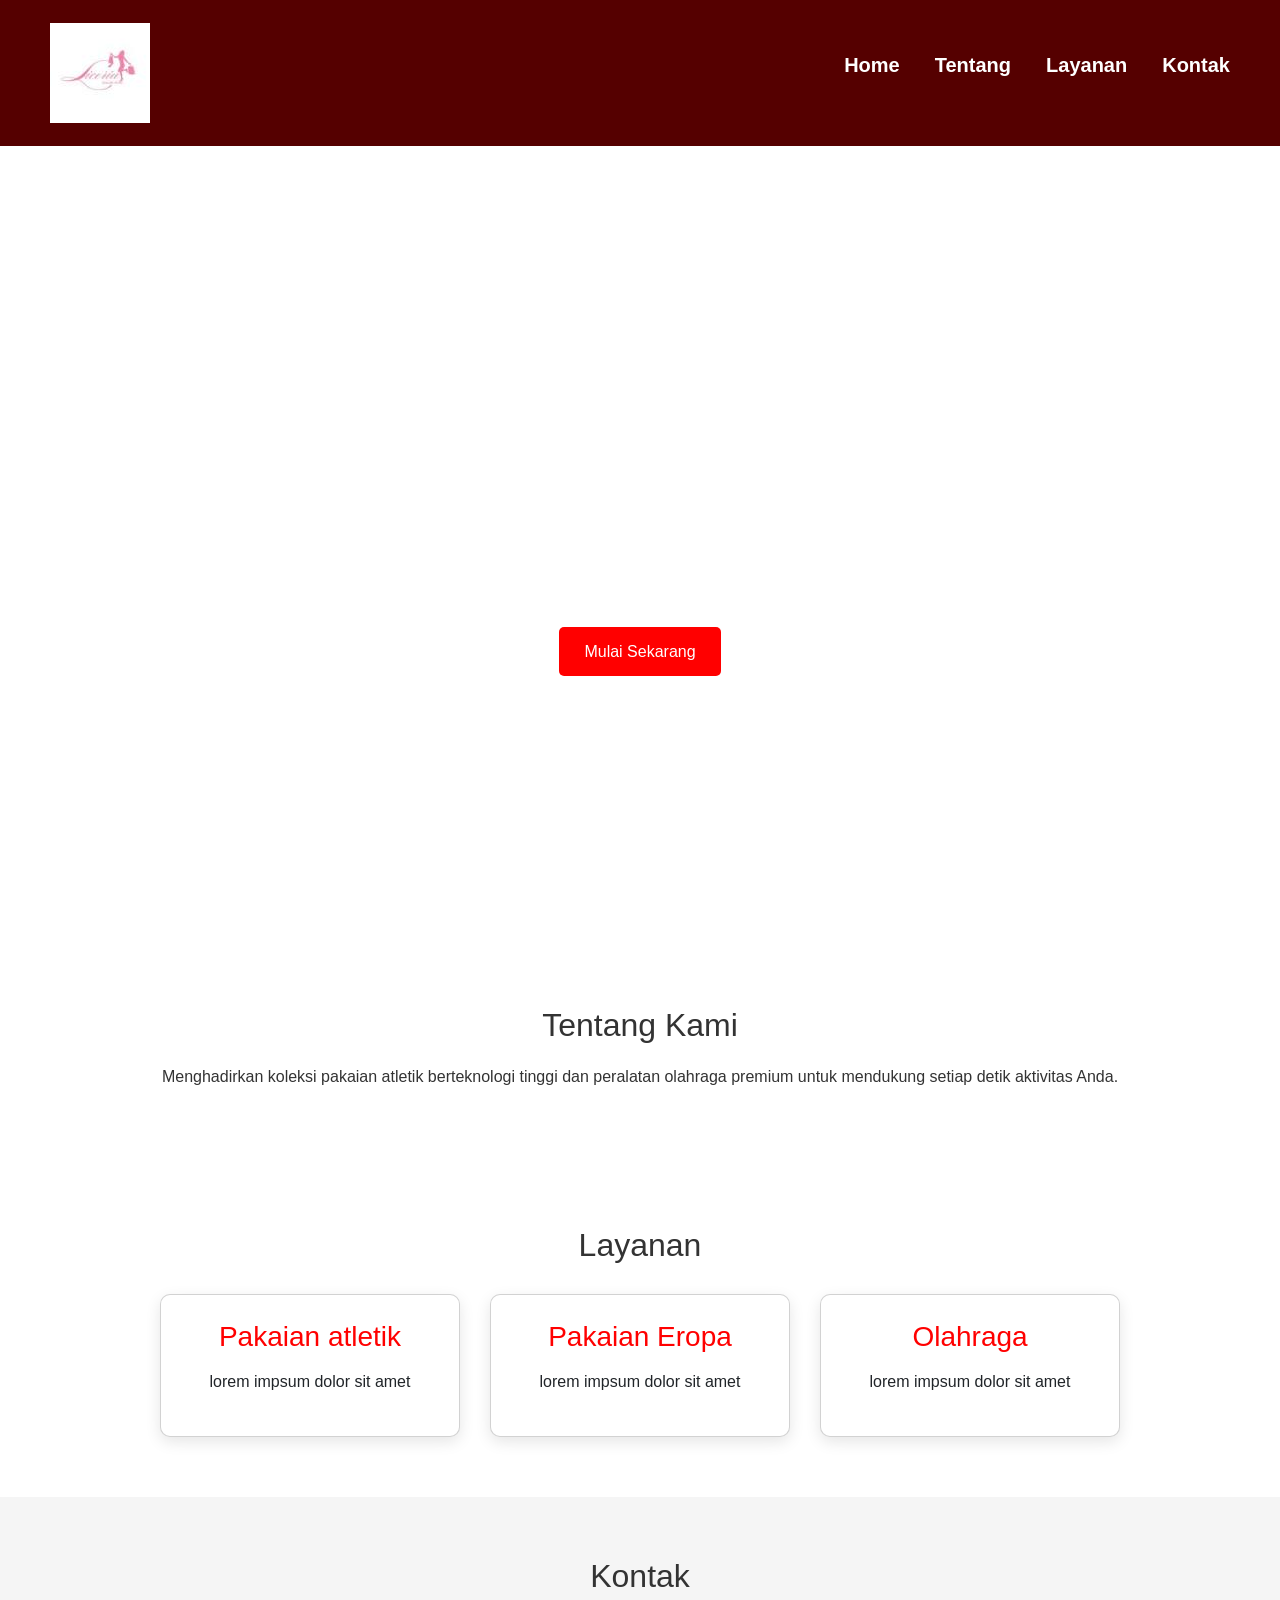
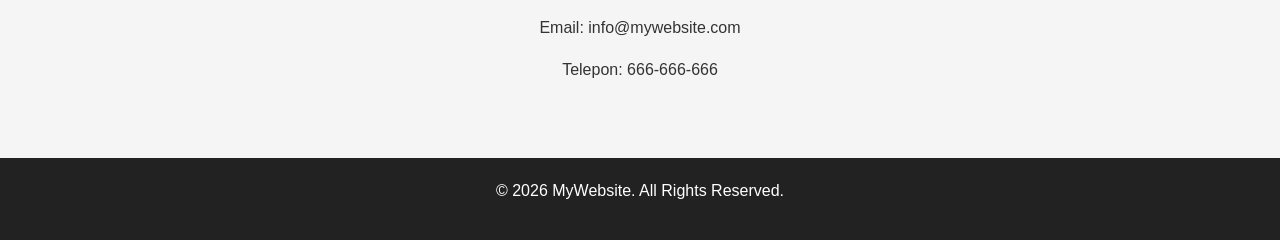
<file: index.html>
<!DOCTYPE html>
<html lang="id">
<head>
    <meta charset="UTF-8">
    <meta name="viewport" content="width=device-width, initial-scale=1.0">
     <link href="https://cdn.jsdelivr.net/npm/bootstrap@5.3.3/dist/css/bootstrap.min.css" rel="stylesheet">
    <script src="https://cdn.jsdelivr.net/npm/bootstrap@5.3.3/dist/js/bootstrap.bundle.min.js"></script>

    <title>The Shop</title>

    <link rel="stylesheet" href="stlye.css" 
    href="{{ url_for('reference', filename='style.css') }}"> <!--penting-->
</head>

<body>
    <!-- Navbar -->
    <header>
        <nav class="navbar">
            <div class="logo">
				<img src="reference/logo2.jpg">
			</div>

            <ul class="nav-menu">
                <li><a href="#">Home</a></li>
                <li><a href="#about">Tentang</a></li>
                <li><a href="#service">Layanan</a></li>
                <li><a href="#contact">Kontak</a></li>
            </ul>
        </nav>
    </header>


    <!-- Hero Section -->
    <section class="hero">

        <div class="hero-content">

            <h1>
                Pakaian Modern untuk aktivitas Premium
            </h1>

            <p>
                Pakaian atletik dengan teknologi tinggi dan peralatan olahraga premium
                jelajahi sekarang
            </p>

            <button onclick="window.location.href='index2.html'">
                Mulai Sekarang
            </button>

        </div>

    </section>


    <!-- About -->
    <section id="about" class="about">

        <h2>Tentang Kami</h2>

        <p>
            Menghadirkan koleksi pakaian atletik berteknologi
             tinggi dan peralatan olahraga premium untuk mendukung
              setiap detik aktivitas Anda.
        </p>

    </section>


    <!-- Service -->
    <section id="service" class="service">

        <h2>Layanan</h2>

        <div class="card-container">

            <div class="card">
                <h3>Pakaian atletik</h3>
                <p>
                    lorem impsum dolor sit amet
                </p>
            </div>


            <div class="card">
                <h3>Pakaian Eropa</h3>
                <p>
                    lorem impsum dolor sit amet
                </p>
            </div>


            <div class="card">
                <h3>Olahraga</h3>
                <p>
                    lorem impsum dolor sit amet
                </p>
            </div>

        </div>

    </section>


    <!-- Contact -->
    <section id="contact" class="contact">

        <h2>Kontak</h2>

        <p>
            Email: info@mywebsite.com
        </p>

        <p>
            Telepon: 666-666-666
        </p>

    </section>


    <!-- Footer -->
    <footer>

        <p>
            © 2026 MyWebsite. All Rights Reserved.
        </p>

    </footer>

<script src="script.js"></script>
</body>
</html>
</file>
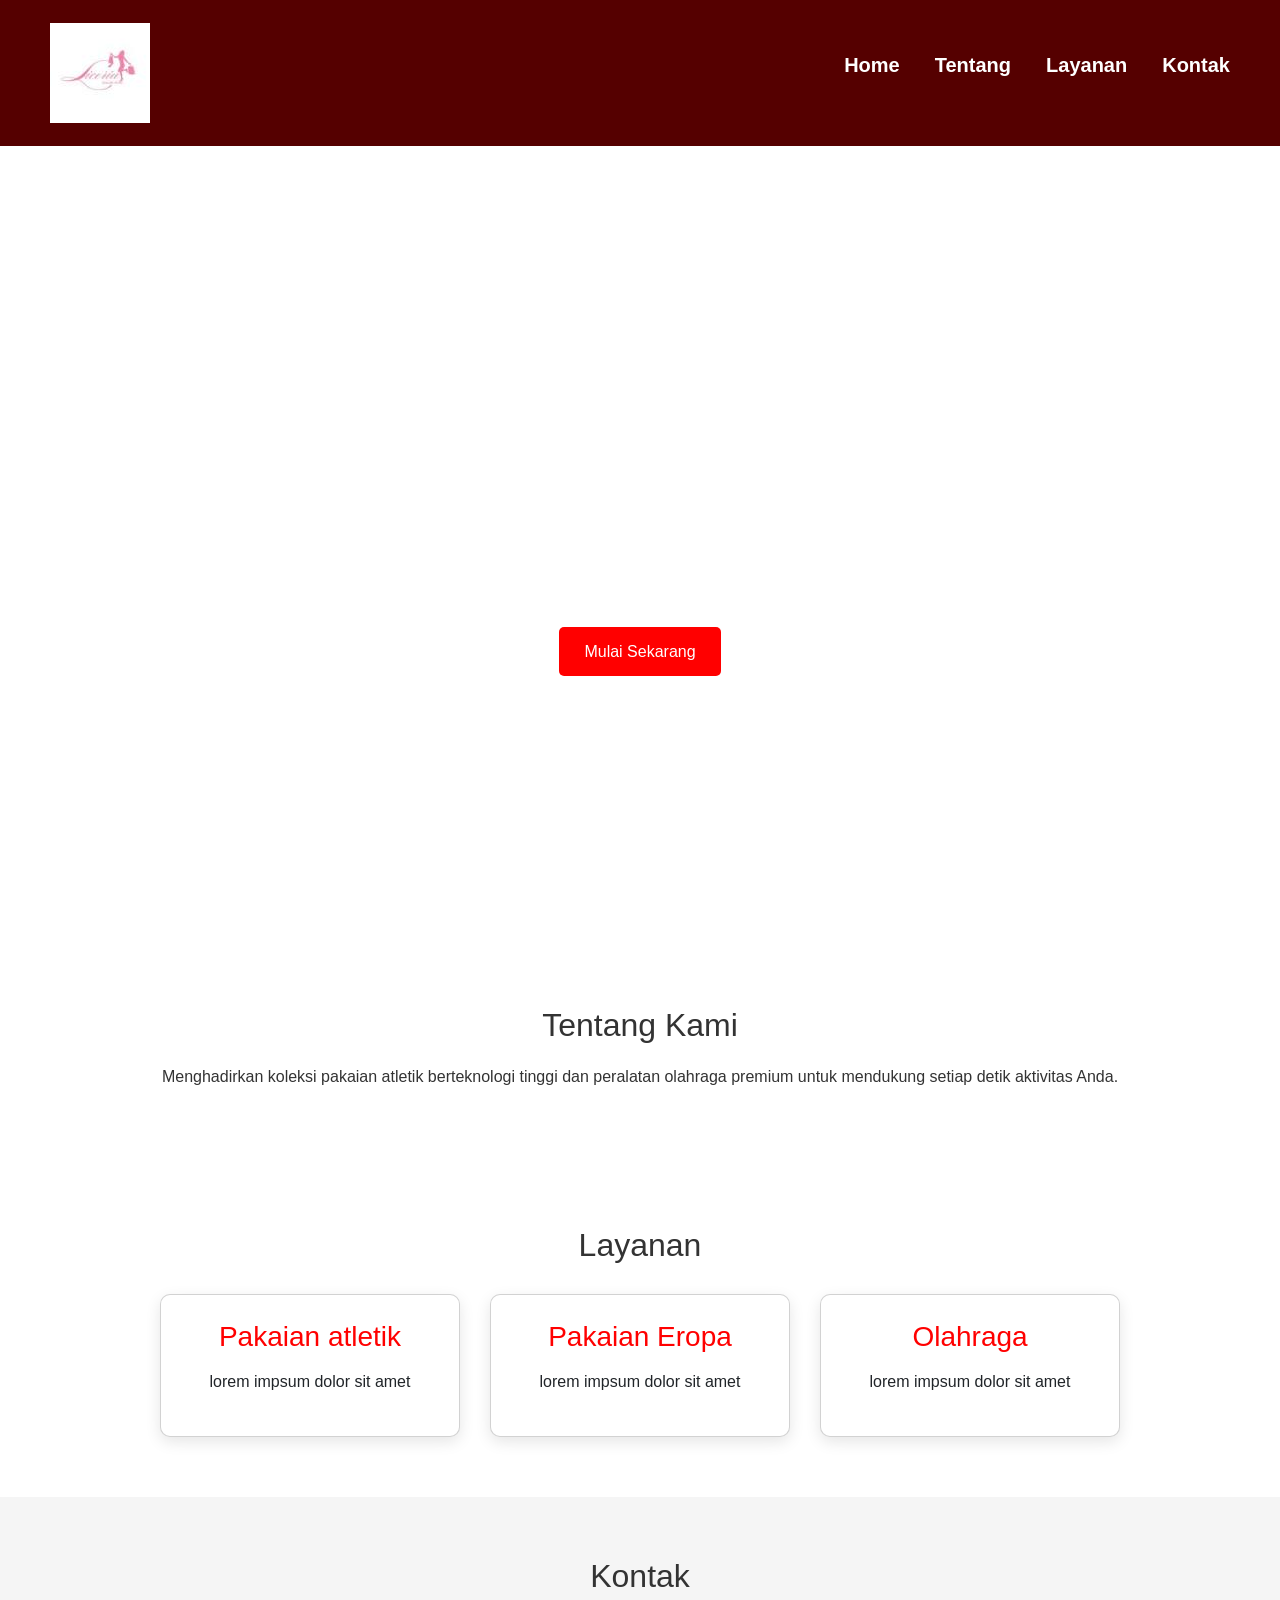
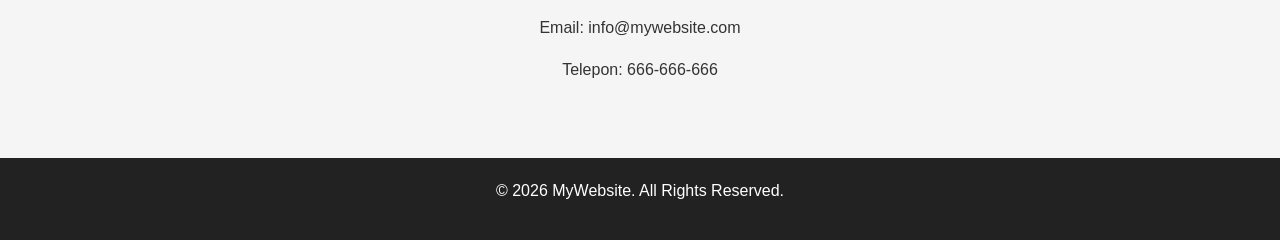
<file: another_index.html>
<!DOCTYPE html>
<html lang="id">
<head>
    <meta charset="UTF-8">
    <meta name="viewport" content="width=device-width, initial-scale=1.0">
     <link href="https://cdn.jsdelivr.net/npm/bootstrap@5.3.3/dist/css/bootstrap.min.css" rel="stylesheet">
    <script src="https://cdn.jsdelivr.net/npm/bootstrap@5.3.3/dist/js/bootstrap.bundle.min.js"></script>

    <title>The Shop</title>

    <link rel="stylesheet" href="stlye.css" 
    href="{{ url_for('reference', filename='style.css') }}"> <!--penting-->
</head>

<body>
    <!-- Navbar -->
    <header>
        <nav class="navbar">
            <div class="logo">
				<img src="reference/logo2.jpg">
			</div>

            <ul class="nav-menu">
                <li><a href="#">Home</a></li>
                <li><a href="#about">Tentang</a></li>
                <li><a href="#service">Layanan</a></li>
                <li><a href="#contact">Kontak</a></li>
            </ul>
        </nav>
    </header>


    <!-- Hero Section -->
    <section class="hero">

        <div class="hero-content">

            <h1>
                Pakaian Modern untuk aktivitas Premium
            </h1>

            <p>
                Pakaian atletik dengan teknologi tinggi dan peralatan olahraga premium
                jelajahi sekarang
            </p>

            <button onclick="window.location.href='index.html'">
                Mulai Sekarang
            </button>

        </div>

    </section>


    <!-- About -->
    <section id="about" class="about">

        <h2>Tentang Kami</h2>

        <p>
            Menghadirkan koleksi pakaian atletik berteknologi
             tinggi dan peralatan olahraga premium untuk mendukung
              setiap detik aktivitas Anda.
        </p>

    </section>


    <!-- Service -->
    <section id="service" class="service">

        <h2>Layanan</h2>

        <div class="card-container">

            <div class="card">
                <h3>Pakaian atletik</h3>
                <p>
                    lorem impsum dolor sit amet
                </p>
            </div>


            <div class="card">
                <h3>Pakaian Eropa</h3>
                <p>
                    lorem impsum dolor sit amet
                </p>
            </div>


            <div class="card">
                <h3>Olahraga</h3>
                <p>
                    lorem impsum dolor sit amet
                </p>
            </div>

        </div>

    </section>


    <!-- Contact -->
    <section id="contact" class="contact">

        <h2>Kontak</h2>

        <p>
            Email: info@mywebsite.com
        </p>

        <p>
            Telepon: 666-666-666
        </p>

    </section>


    <!-- Footer -->
    <footer>

        <p>
            © 2026 MyWebsite. All Rights Reserved.
        </p>

    </footer>

<script src="script.js"></script>
</body>
</html>
</file>
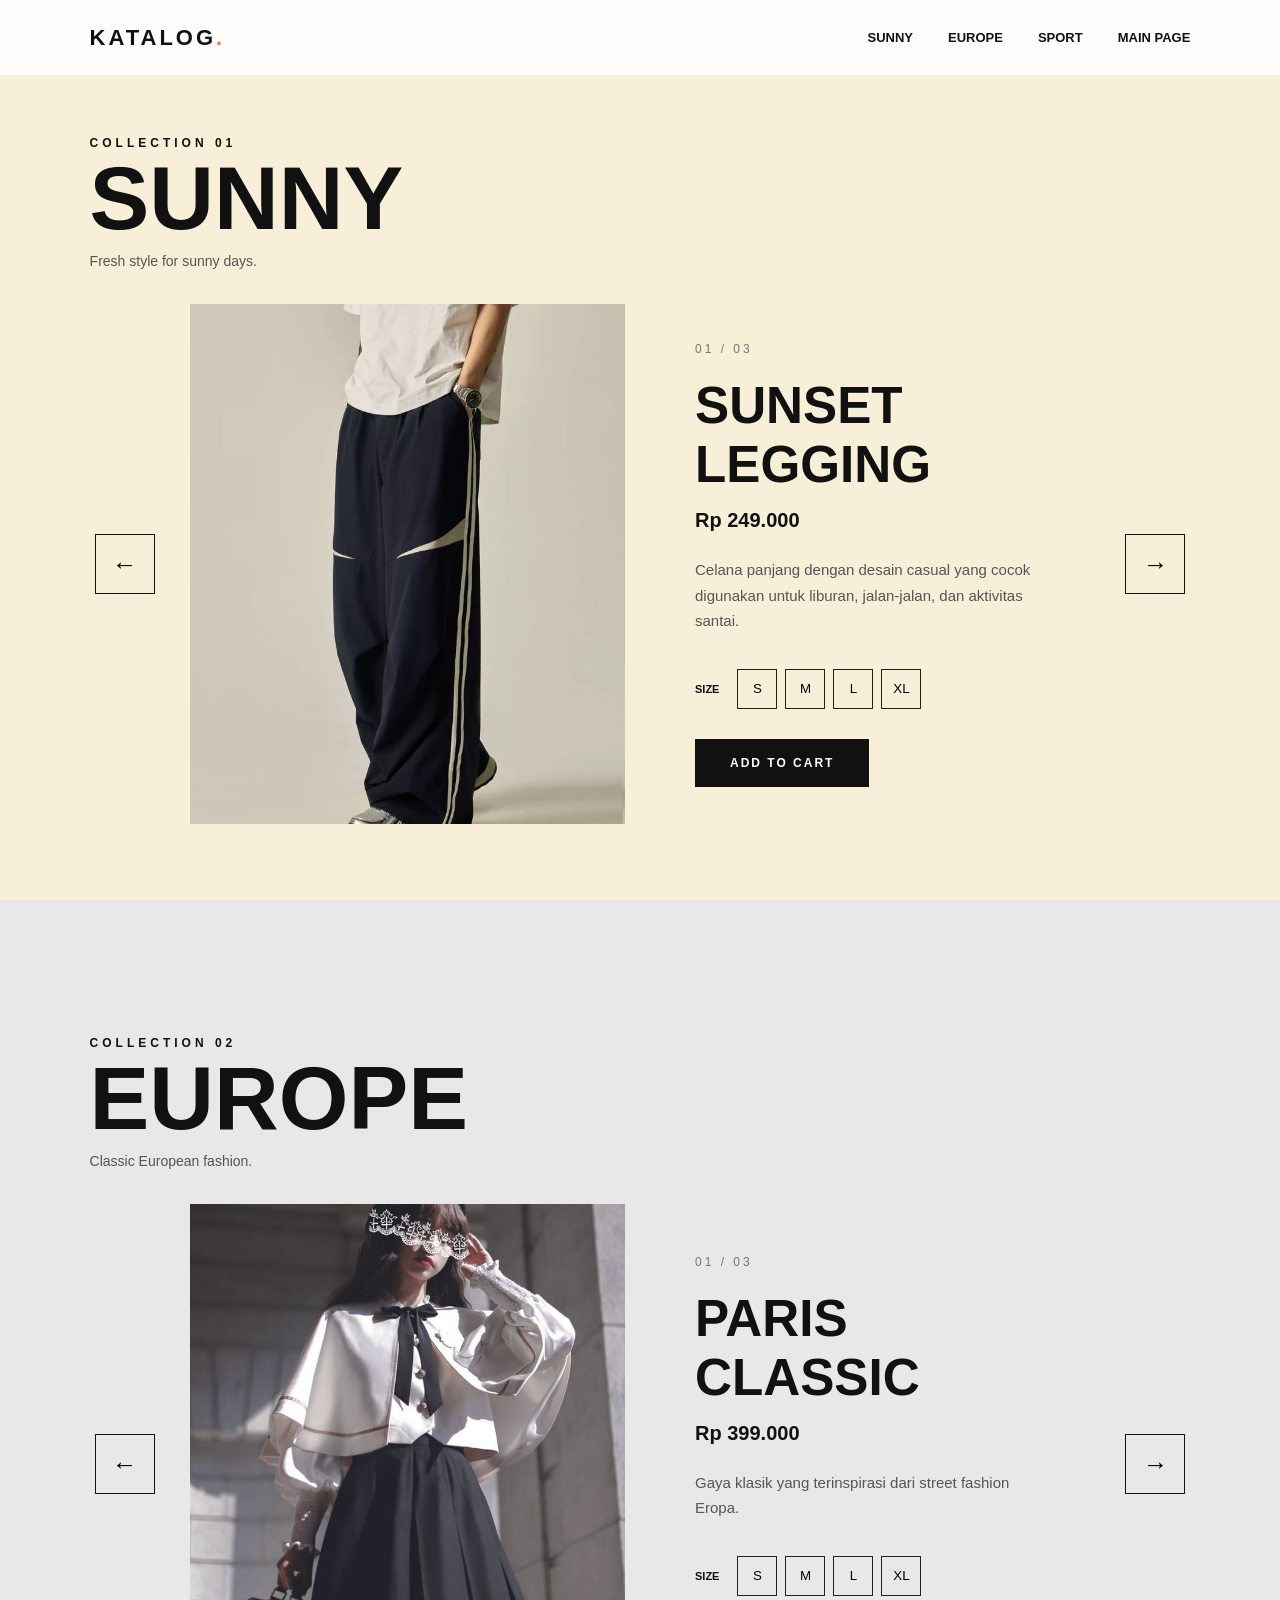
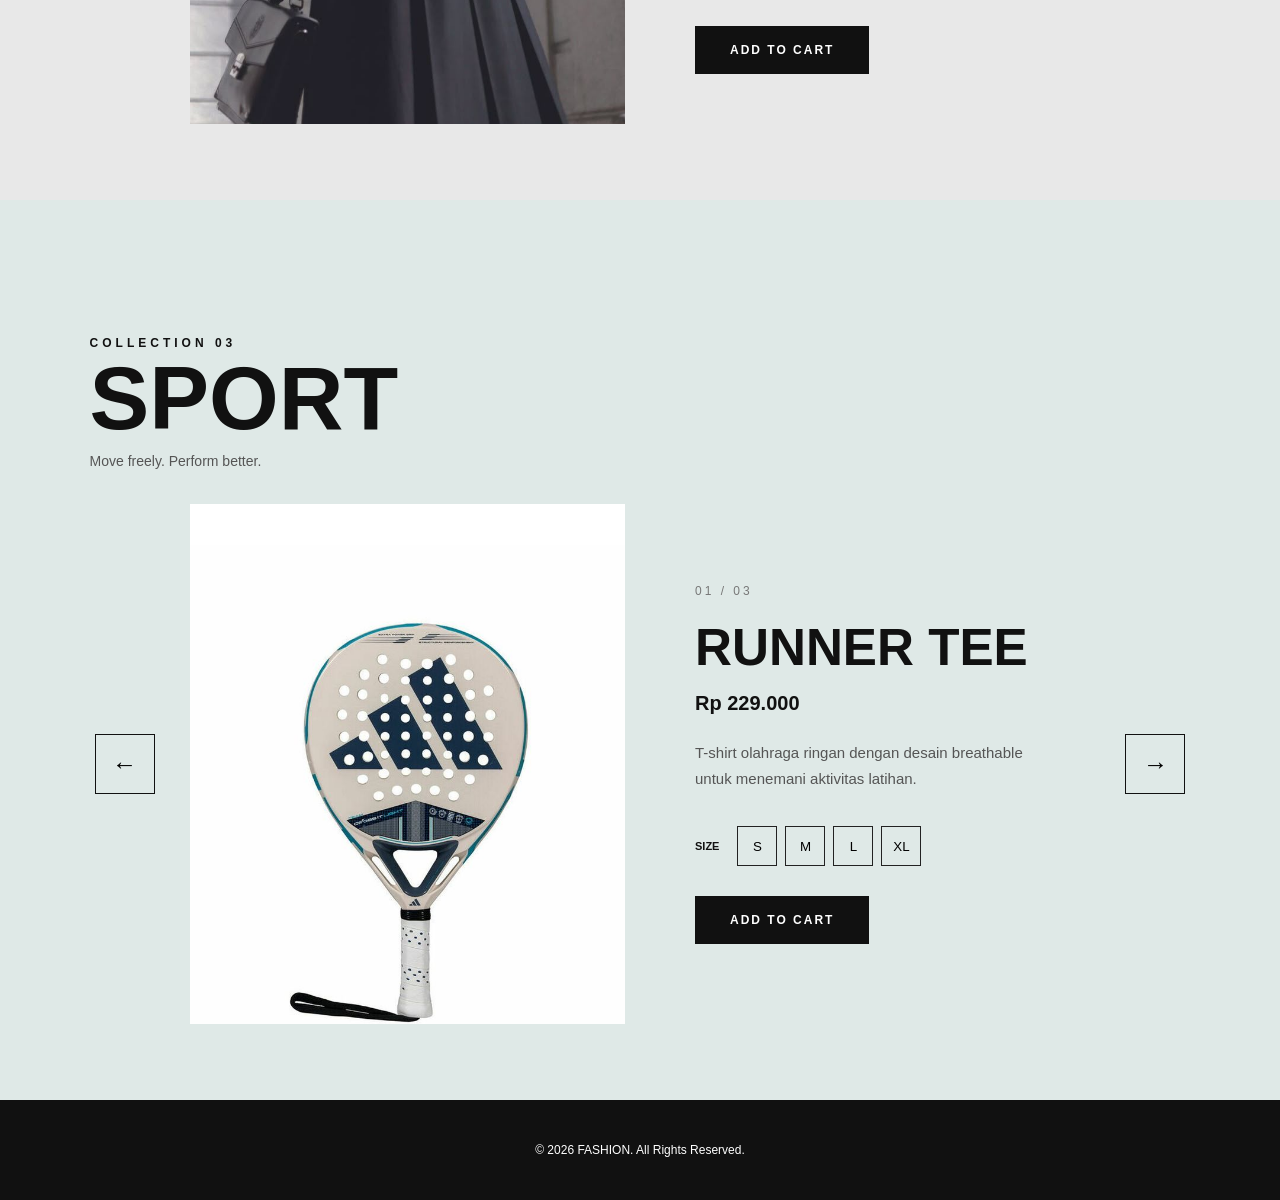
<file: index2.html>
<!DOCTYPE html>
<html lang="id">
<head>
    <meta charset="UTF-8">
    <meta name="viewport" content="width=device-width, initial-scale=1.0">

    <title>Fashion Catalog</title>

    <link rel="stylesheet" href="styes2.css">
</head>

<body>

    <!-- NAVBAR -->
    <header class="navbar">
        <div class="logo">KATALOG<span>.</span></div>

        <nav>
            <a href="#sunny">Sunny</a>
            <a href="#europe">Europe</a>
            <a href="#sport">Sport</a>
            <a href="index.html">Main Page</a>
        </nav>
    </header>


    <!-- SUNNY -->
    <section class="catalog-section sunny" id="sunny">

        <div class="section-title">
            <p>COLLECTION 01</p>
            <h1>Sunny</h1>
            <span>Fresh style for sunny days.</span>
        </div>

        <div class="catalog">

            <button class="nav-btn prev" onclick="changeProduct('sunny', -1)">
                ←
            </button>

            <div class="product-image">
                <img id="sunny-image" src="" alt="Sunny product">
            </div>

            <div class="product-info">

                <p class="product-number" id="sunny-number"></p>

                <h2 id="sunny-name"></h2>

                <p class="price" id="sunny-price"></p>

                <p class="description" id="sunny-description"></p>

                <div class="sizes">
                    <span>SIZE</span>
                    <button>S</button>
                    <button>M</button>
                    <button>L</button>
                    <button>XL</button>
                </div>

                <button class="buy-btn">ADD TO CART</button>

            </div>

            <button class="nav-btn next" onclick="changeProduct('sunny', 1)">
                →
            </button>

        </div>

    </section>


    <!-- EUROPE -->
    <section class="catalog-section europe" id="europe">

        <div class="section-title">
            <p>COLLECTION 02</p>
            <h1>Europe</h1>
            <span>Classic European fashion.</span>
        </div>

        <div class="catalog">

            <button class="nav-btn prev" onclick="changeProduct('europe', -1)">
                ←
            </button>

            <div class="product-image">
                <img id="europe-image" src="" alt="Europe product">
            </div>

            <div class="product-info">

                <p class="product-number" id="europe-number"></p>

                <h2 id="europe-name"></h2>

                <p class="price" id="europe-price"></p>

                <p class="description" id="europe-description"></p>

                <div class="sizes">
                    <span>SIZE</span>
                    <button>S</button>
                    <button>M</button>
                    <button>L</button>
                    <button>XL</button>
                </div>

                <button class="buy-btn">ADD TO CART</button>

            </div>

            <button class="nav-btn next" onclick="changeProduct('europe', 1)">
                →
            </button>

        </div>

    </section>


    <!-- SPORT -->
    <section class="catalog-section sport" id="sport">

        <div class="section-title">
            <p>COLLECTION 03</p>
            <h1>Sport</h1>
            <span>Move freely. Perform better.</span>
        </div>

        <div class="catalog">

            <button class="nav-btn prev" onclick="changeProduct('sport', -1)">
                ←
            </button>

            <div class="product-image">
                <img id="sport-image" src="" alt="Sport product">
            </div>

            <div class="product-info">

                <p class="product-number" id="sport-number"></p>

                <h2 id="sport-name"></h2>

                <p class="price" id="sport-price"></p>

                <p class="description" id="sport-description"></p>

                <div class="sizes">
                    <span>SIZE</span>
                    <button>S</button>
                    <button>M</button>
                    <button>L</button>
                    <button>XL</button>
                </div>

                <button class="buy-btn">ADD TO CART</button>

            </div>

            <button class="nav-btn next" onclick="changeProduct('sport', 1)">
                →
            </button>

        </div>

    </section>


    <footer>
        <p>© 2026 FASHION. All Rights Reserved.</p>
    </footer>


    <script src="script2.js"></script>

</body>
</html>
</file>
<file: styes2.css>
/* =========================
   RESET
========================= */

* {
    margin: 0;
    padding: 0;
    box-sizing: border-box;
}

html {
    scroll-behavior: smooth;
}

body {
    font-family: Arial, Helvetica, sans-serif;
    color: #111;
}


/* =========================
   NAVBAR
========================= */

.navbar {
    position: fixed;
    top: 0;
    left: 0;

    width: 100%;
    height: 75px;

    display: flex;
    align-items: center;
    justify-content: space-between;

    padding: 0 7%;

    background: rgba(255, 255, 255, 0.9);

    backdrop-filter: blur(10px);

    z-index: 1000;
}

.logo {
    font-size: 22px;
    font-weight: 900;
    letter-spacing: 3px;
}

.logo span {
    color: #ff6b35;
}

.navbar nav {
    display: flex;
    gap: 35px;
}

.navbar nav a {
    color: #111;
    text-decoration: none;

    font-size: 13px;
    font-weight: bold;

    text-transform: uppercase;

    transition: 0.3s;
}

.navbar nav a:hover {
    color: #ff6b35;
}


/* =========================
   SECTION
========================= */

.catalog-section {
    min-height: 100vh;

    padding: 120px 7% 60px;

    display: flex;
    flex-direction: column;
    justify-content: center;
}


/* Warna tiap kategori */

.sunny {
    background: #f8efd9;
}

.europe {
    background: #e8e8e8;
}

.sport {
    background: #dfe9e7;
}


/* =========================
   SECTION TITLE
========================= */

.section-title {
    margin-bottom: 35px;
}

.section-title p {
    font-size: 12px;
    letter-spacing: 4px;
    font-weight: bold;

    margin-bottom: 8px;
}

.section-title h1 {
    font-size: clamp(50px, 7vw, 100px);
    line-height: 0.9;

    text-transform: uppercase;
}

.section-title span {
    display: block;

    margin-top: 15px;

    font-size: 14px;
    color: #555;
}


/* =========================
   CATALOG
========================= */

.catalog {
    width: 100%;

    display: grid;

    grid-template-columns: 70px 1fr 1fr 70px;

    align-items: center;

    gap: 30px;
}


/* =========================
   PRODUCT IMAGE
========================= */

.product-image {
    height: 520px;

    overflow: hidden;

    background: #ddd;
}

.product-image img {
    width: 100%;
    height: 100%;

    object-fit: cover;

    display: block;

    transition: 0.5s;
}

.product-image img:hover {
    transform: scale(1.04);
}


/* =========================
   PRODUCT INFO
========================= */

.product-info {
    padding: 20px 40px;
}

.product-number {
    font-size: 12px;

    letter-spacing: 3px;

    color: #777;

    margin-bottom: 20px;
}

.product-info h2 {
    font-size: clamp(30px, 4vw, 55px);

    text-transform: uppercase;

    margin-bottom: 15px;
}

.price {
    font-size: 20px;

    font-weight: bold;

    margin-bottom: 25px;
}

.description {
    max-width: 430px;

    color: #555;

    line-height: 1.7;

    font-size: 15px;

    margin-bottom: 35px;
}


/* =========================
   SIZE
========================= */

.sizes {
    display: flex;

    align-items: center;

    gap: 8px;

    margin-bottom: 30px;
}

.sizes span {
    font-size: 11px;

    font-weight: bold;

    margin-right: 10px;
}

.sizes button {
    width: 40px;
    height: 40px;

    border: 1px solid #222;

    background: transparent;

    cursor: pointer;

    transition: 0.3s;
}

.sizes button:hover {
    background: #111;
    color: white;
}


/* =========================
   BUTTON
========================= */

.buy-btn {
    border: none;

    background: #111;
    color: white;

    padding: 17px 35px;

    font-size: 12px;

    font-weight: bold;

    letter-spacing: 2px;

    cursor: pointer;

    transition: 0.3s;
}

.buy-btn:hover {
    background: #ff6b35;

    transform: translateY(-2px);
}


/* =========================
   NEXT / BACK
========================= */

.nav-btn {
    width: 60px;
    height: 60px;

    border: 1px solid #111;

    background: transparent;

    font-size: 25px;

    cursor: pointer;

    transition: 0.3s;

    z-index: 2;
}

.nav-btn:hover {
    background: #111;
    color: white;
}

.prev {
    justify-self: center;
}

.next {
    justify-self: center;
}


/* =========================
   FOOTER
========================= */

footer {
    height: 100px;

    display: flex;
    align-items: center;
    justify-content: center;

    background: #111;

    color: white;

    font-size: 12px;
}


/* =========================
   RESPONSIVE
========================= */

@media (max-width: 900px) {

    .navbar {
        padding: 0 5%;
    }

    .catalog-section {
        padding-left: 5%;
        padding-right: 5%;
    }

    .catalog {
        grid-template-columns: 50px 1fr 50px;

        gap: 10px;
    }

    .product-image {
        grid-column: 2;

        height: 400px;
    }

    .product-info {
        grid-column: 2;

        padding: 30px 0;
    }

    .prev {
        grid-column: 1;
        grid-row: 1;
    }

    .next {
        grid-column: 3;
        grid-row: 1;
    }

}


@media (max-width: 600px) {

    .navbar {
        height: 65px;
    }

    .navbar nav {
        gap: 12px;
    }

    .navbar nav a {
        font-size: 10px;
    }

    .logo {
        font-size: 17px;
    }

    .catalog-section {
        padding-top: 100px;
    }

    .section-title h1 {
        font-size: 55px;
    }

    .product-image {
        height: 350px;
    }

    .product-info h2 {
        font-size: 32px;
    }

    .description {
        font-size: 13px;
    }

    .nav-btn {
        width: 45px;
        height: 45px;

        font-size: 20px;
    }

}
</file>
